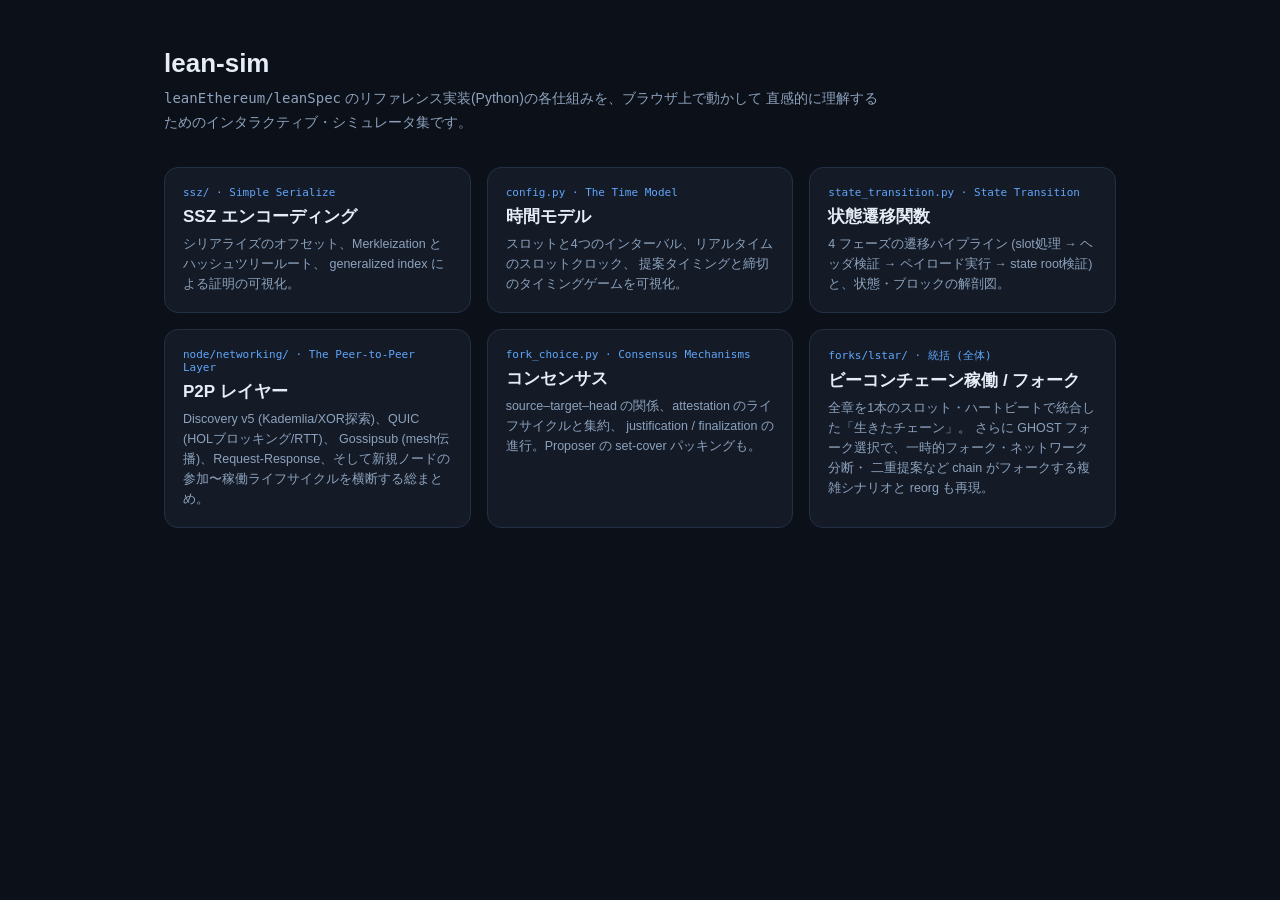
<file: index.html>
<!DOCTYPE html>
<html lang="ja">
  <head>
    <meta charset="UTF-8" />
    <meta name="viewport" content="width=device-width, initial-scale=1.0" />
    <title>lean-sim — Lean Consensus 可視化シミュレータ集</title>
    <link rel="stylesheet" href="shared/style.css" />
  </head>
  <body style="display:block; overflow-y:auto">
    <div class="landing">
      <div class="landing-hero">
        <h1>lean-sim</h1>
        <p>
          <code>leanEthereum/leanSpec</code> のリファレンス実装(Python)の各仕組みを、ブラウザ上で動かして
          直感的に理解するためのインタラクティブ・シミュレータ集です。
        </p>
      </div>

      <div class="topic-grid">
        <a class="topic-card available" href="ssz/index.html">
          <div class="topic-section">ssz/ · Simple Serialize</div>
          <div class="topic-name">SSZ エンコーディング</div>
          <div class="topic-desc">
            シリアライズのオフセット、Merkleization とハッシュツリールート、
            generalized index による証明の可視化。
          </div>        </a>

        <a class="topic-card available" href="time/index.html">
          <div class="topic-section">config.py · The Time Model</div>
          <div class="topic-name">時間モデル</div>
          <div class="topic-desc">
            スロットと4つのインターバル、リアルタイムのスロットクロック、
            提案タイミングと締切のタイミングゲームを可視化。
          </div>        </a>

        <a class="topic-card available" href="state/index.html">
          <div class="topic-section">state_transition.py · State Transition</div>
          <div class="topic-name">状態遷移関数</div>
          <div class="topic-desc">
            4 フェーズの遷移パイプライン (slot処理 → ヘッダ検証 → ペイロード実行
            → state root検証) と、状態・ブロックの解剖図。
          </div>        </a>

        <a class="topic-card available" href="p2p/index.html">
          <div class="topic-section">node/networking/ · The Peer-to-Peer Layer</div>
          <div class="topic-name">P2P レイヤー</div>
          <div class="topic-desc">
            Discovery v5 (Kademlia/XOR探索)、QUIC (HOLブロッキング/RTT)、
            Gossipsub (mesh伝播)、Request-Response、そして新規ノードの
            参加〜稼働ライフサイクルを横断する総まとめ。
          </div>        </a>

        <a class="topic-card available" href="consensus/index.html">
          <div class="topic-section">fork_choice.py · Consensus Mechanisms</div>
          <div class="topic-name">コンセンサス</div>
          <div class="topic-desc">
            source–target–head の関係、attestation のライフサイクルと集約、
            justification / finalization の進行。Proposer の set-cover パッキングも。
          </div>        </a>

        <a class="topic-card available" href="protocol/index.html">
          <div class="topic-section">forks/lstar/ · 統括 (全体)</div>
          <div class="topic-name">ビーコンチェーン稼働 / フォーク</div>
          <div class="topic-desc">
            全章を1本のスロット・ハートビートで統合した「生きたチェーン」。
            さらに GHOST フォーク選択で、一時的フォーク・ネットワーク分断・
            二重提案など chain がフォークする複雑シナリオと reorg も再現。
          </div>        </a>
      </div>
    </div>
  </body>
</html>
</file>
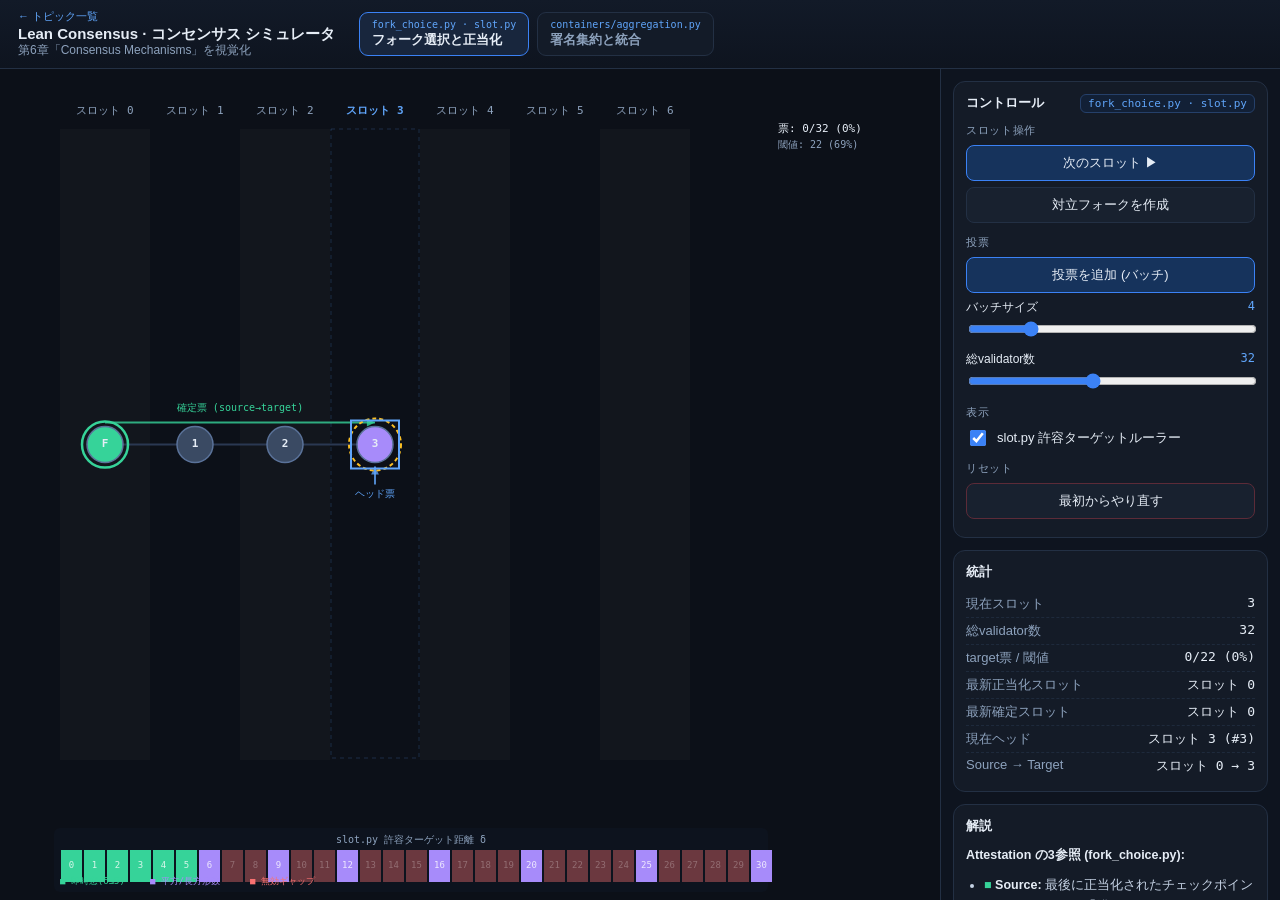
<file: consensus/index.html>
<!DOCTYPE html>
<html lang="ja">
  <head>
    <meta charset="UTF-8" />
    <meta name="viewport" content="width=device-width, initial-scale=1.0" />
    <title>Lean Consensus · コンセンサス シミュレータ</title>
    <link rel="stylesheet" href="../shared/style.css" />
  </head>
  <body>
    <header id="topbar">
      <div class="brand">
        <a class="brand-home" href="../index.html">← トピック一覧</a>
        <span class="brand-title">Lean Consensus · コンセンサス シミュレータ</span>
        <span class="brand-subtitle">第6章「Consensus Mechanisms」を視覚化</span>
      </div>
      <nav id="tabs"></nav>
    </header>

    <main id="layout">
      <section id="stage-wrap">
        <canvas id="stage"></canvas>
      </section>

      <aside id="sidebar">
        <div class="panel">
          <div class="panel-head">
            <span class="panel-title">コントロール</span>
            <span id="section-badge" class="badge">fork_choice.py</span>
          </div>
          <div id="controls"></div>
        </div>

        <div class="panel">
          <div class="panel-head"><span class="panel-title">統計</span></div>
          <div id="stats"></div>
        </div>

        <div class="panel">
          <div class="panel-head"><span class="panel-title">解説</span></div>
          <div id="description" class="description"></div>
        </div>
      </aside>
    </main>

    <script src="../shared/core.js"></script>
    <script src="js/scenes/forkchoice.js"></script>
    <script src="js/scenes/aggregation.js"></script>
    <script>
      // Tab order follows the chapter: fork choice / justification (6.2, 6.3, 6.5.3),
      // then signature aggregation and proposer packing (6.4, 6.5.4).
      window.P2P_SCENE_ORDER = ["forkchoice", "aggregation"];
    </script>
    <script src="../shared/app.js"></script>
  </body>
</html>
</file>
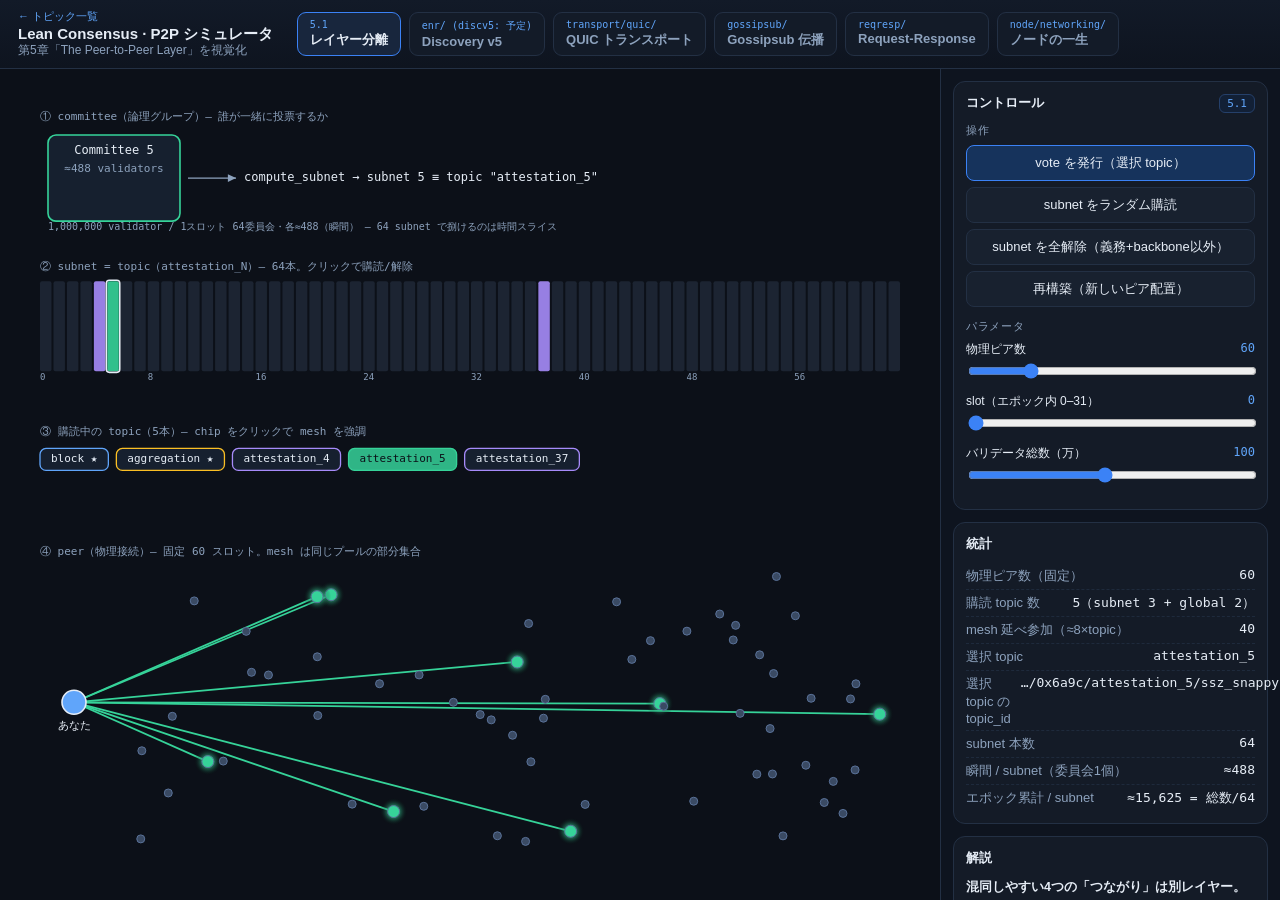
<file: p2p/index.html>
<!DOCTYPE html>
<html lang="ja">
  <head>
    <meta charset="UTF-8" />
    <meta name="viewport" content="width=device-width, initial-scale=1.0" />
    <title>Lean Consensus P2P シミュレータ — 第5章</title>
    <link rel="stylesheet" href="../shared/style.css" />
  </head>
  <body>
    <header id="topbar">
      <div class="brand">
        <a class="brand-home" href="../index.html">← トピック一覧</a>
        <span class="brand-title">Lean Consensus · P2P シミュレータ</span>
        <span class="brand-subtitle">第5章「The Peer-to-Peer Layer」を視覚化</span>
      </div>
      <nav id="tabs"></nav>
    </header>

    <main id="layout">
      <section id="stage-wrap">
        <canvas id="stage"></canvas>
      </section>

      <aside id="sidebar">
        <div class="panel">
          <div class="panel-head">
            <span class="panel-title">コントロール</span>
            <span id="section-badge" class="badge">node/networking/</span>
          </div>
          <div id="controls"></div>
        </div>

        <div class="panel">
          <div class="panel-head"><span class="panel-title">統計</span></div>
          <div id="stats"></div>
        </div>

        <div class="panel">
          <div class="panel-head"><span class="panel-title">解説</span></div>
          <div id="description" class="description"></div>
        </div>
      </aside>
    </main>

    <script src="../shared/core.js"></script>
    <script src="js/scenes/layers.js"></script>
    <script src="js/scenes/discovery.js"></script>
    <script src="js/scenes/quic.js"></script>
    <script src="js/scenes/gossipsub.js"></script>
    <script src="js/scenes/reqresp.js"></script>
    <script src="js/scenes/lifecycle.js"></script>
    <script>
      // Tab order follows the chapter: Layer separation (5.1.3) frames the
      // committee/subnet/topic/peer layers, then Discovery (5.2), QUIC (5.3),
      // Gossipsub (5.4), Request-Response (5.5), then the lifecycle capstone
      // that replays each scene's motion as one node's join -> block journey.
      window.P2P_SCENE_ORDER = ["layers", "discovery", "quic", "gossipsub", "reqresp", "lifecycle"];
    </script>
    <script src="../shared/app.js"></script>
  </body>
</html>
</file>
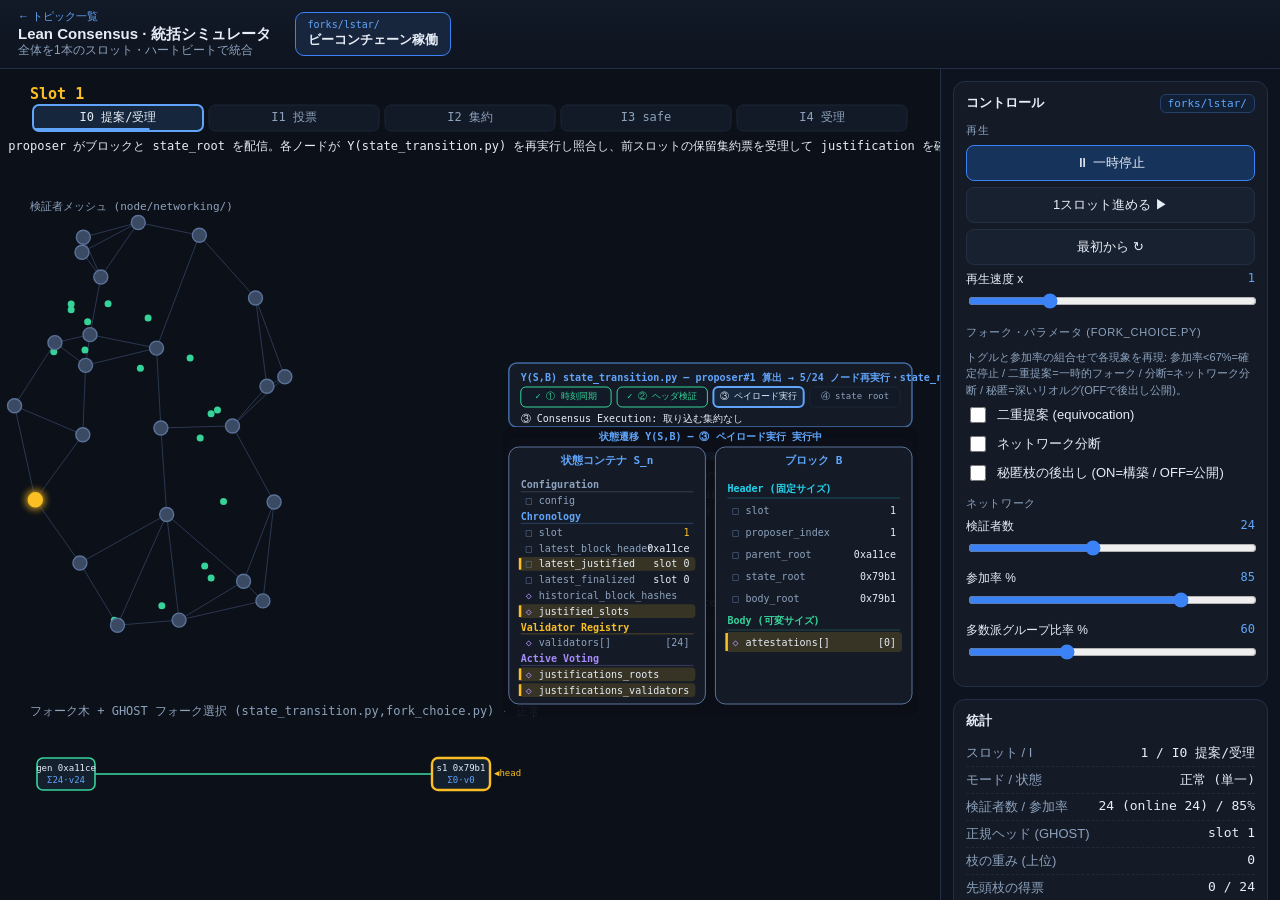
<file: protocol/index.html>
<!DOCTYPE html>
<html lang="ja">
  <head>
    <meta charset="UTF-8" />
    <meta name="viewport" content="width=device-width, initial-scale=1.0" />
    <title>Lean Consensus 統括シミュレータ — ビーコンチェーン稼働</title>
    <link rel="stylesheet" href="../shared/style.css" />
  </head>
  <body>
    <header id="topbar">
      <div class="brand">
        <a class="brand-home" href="../index.html">← トピック一覧</a>
        <span class="brand-title">Lean Consensus · 統括シミュレータ</span>
        <span class="brand-subtitle">全体を1本のスロット・ハートビートで統合</span>
      </div>
      <nav id="tabs"></nav>
    </header>

    <main id="layout">
      <section id="stage-wrap">
        <canvas id="stage"></canvas>
      </section>

      <aside id="sidebar">
        <div class="panel">
          <div class="panel-head">
            <span class="panel-title">コントロール</span>
            <span id="section-badge" class="badge">forks/lstar/</span>
          </div>
          <div id="controls"></div>
        </div>

        <div class="panel">
          <div class="panel-head"><span class="panel-title">統計</span></div>
          <div id="stats"></div>
        </div>

        <div class="panel">
          <div class="panel-head"><span class="panel-title">解説</span></div>
          <div id="description" class="description"></div>
        </div>
      </aside>
    </main>

    <script src="../shared/core.js"></script>
    <script src="js/forkmodel.js"></script>
    <!-- State/Block anatomy renderer reused for the I0 state-transition (Υ) motion. -->
    <script src="../state/js/anatomy-data.js"></script>
    <script src="js/scenes/beacon.js"></script>
    <script>
      window.P2P_SCENE_ORDER = ["beacon"];
    </script>
    <script src="../shared/app.js"></script>
  </body>
</html>
</file>
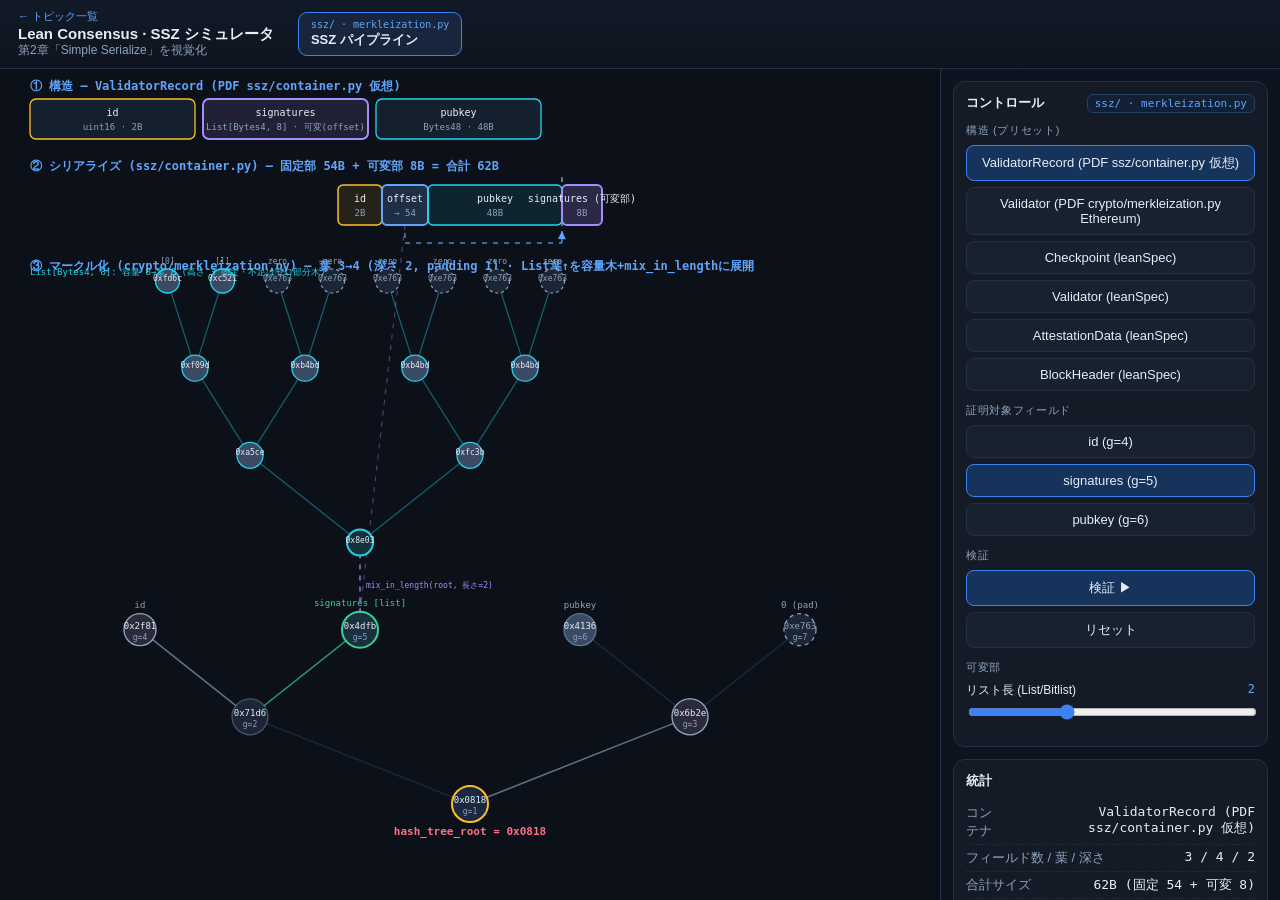
<file: ssz/index.html>
<!DOCTYPE html>
<html lang="ja">
  <head>
    <meta charset="UTF-8" />
    <meta name="viewport" content="width=device-width, initial-scale=1.0" />
    <title>Lean Consensus SSZ シミュレータ — 第2章</title>
    <link rel="stylesheet" href="../shared/style.css" />
  </head>
  <body>
    <header id="topbar">
      <div class="brand">
        <a class="brand-home" href="../index.html">← トピック一覧</a>
        <span class="brand-title">Lean Consensus · SSZ シミュレータ</span>
        <span class="brand-subtitle">第2章「Simple Serialize」を視覚化</span>
      </div>
      <nav id="tabs"></nav>
    </header>

    <main id="layout">
      <section id="stage-wrap">
        <canvas id="stage"></canvas>
      </section>

      <aside id="sidebar">
        <div class="panel">
          <div class="panel-head">
            <span class="panel-title">コントロール</span>
            <span id="section-badge" class="badge">ssz/</span>
          </div>
          <div id="controls"></div>
        </div>

        <div class="panel">
          <div class="panel-head"><span class="panel-title">統計</span></div>
          <div id="stats"></div>
        </div>

        <div class="panel">
          <div class="panel-head"><span class="panel-title">解説</span></div>
          <div id="description" class="description"></div>
        </div>
      </aside>
    </main>

    <script src="../shared/core.js"></script>
    <script src="js/sszmodel.js"></script>
    <script src="js/scenes/pipeline.js"></script>
    <script>
      // One unified pipeline: serialize (2.3) → merkleize (2.4) → proof (2.5).
      window.P2P_SCENE_ORDER = ["pipeline"];
    </script>
    <script src="../shared/app.js"></script>
  </body>
</html>
</file>
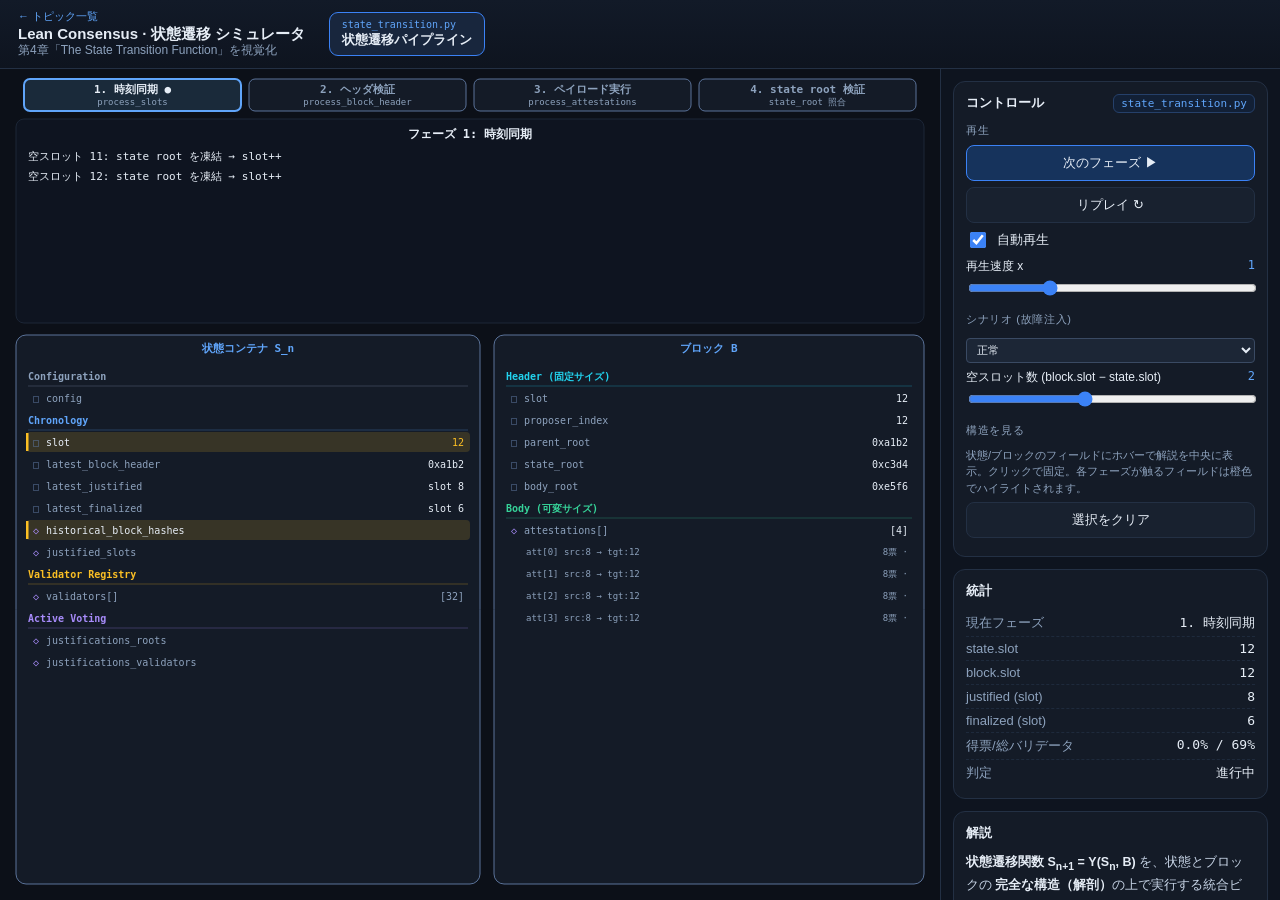
<file: state/index.html>
<!DOCTYPE html>
<html lang="ja">
  <head>
    <meta charset="UTF-8" />
    <meta name="viewport" content="width=device-width, initial-scale=1.0" />
    <title>Lean Consensus 状態遷移 シミュレータ — 第4章</title>
    <link rel="stylesheet" href="../shared/style.css" />
  </head>
  <body>
    <header id="topbar">
      <div class="brand">
        <a class="brand-home" href="../index.html">← トピック一覧</a>
        <span class="brand-title">Lean Consensus · 状態遷移 シミュレータ</span>
        <span class="brand-subtitle">第4章「The State Transition Function」を視覚化</span>
      </div>
      <nav id="tabs"></nav>
    </header>

    <main id="layout">
      <section id="stage-wrap">
        <canvas id="stage"></canvas>
      </section>

      <aside id="sidebar">
        <div class="panel">
          <div class="panel-head">
            <span class="panel-title">コントロール</span>
            <span id="section-badge" class="badge">state_transition.py</span>
          </div>
          <div id="controls"></div>
        </div>

        <div class="panel">
          <div class="panel-head"><span class="panel-title">統計</span></div>
          <div id="stats"></div>
        </div>

        <div class="panel">
          <div class="panel-head"><span class="panel-title">解説</span></div>
          <div id="description" class="description"></div>
        </div>
      </aside>
    </main>

    <!-- Script load order: shared core → anatomy data → scene → order → shell -->
    <script src="../shared/core.js"></script>
    <script src="js/anatomy-data.js"></script>
    <script src="js/scenes/pipeline.js"></script>
    <script>
      // Single integrated scene: the state_transition.py transition pipeline rendered over the
      // full containers/state.py state/block anatomy (the former "anatomy" tab folded in).
      window.P2P_SCENE_ORDER = ["pipeline"];
    </script>
    <script src="../shared/app.js"></script>
  </body>
</html>
</file>
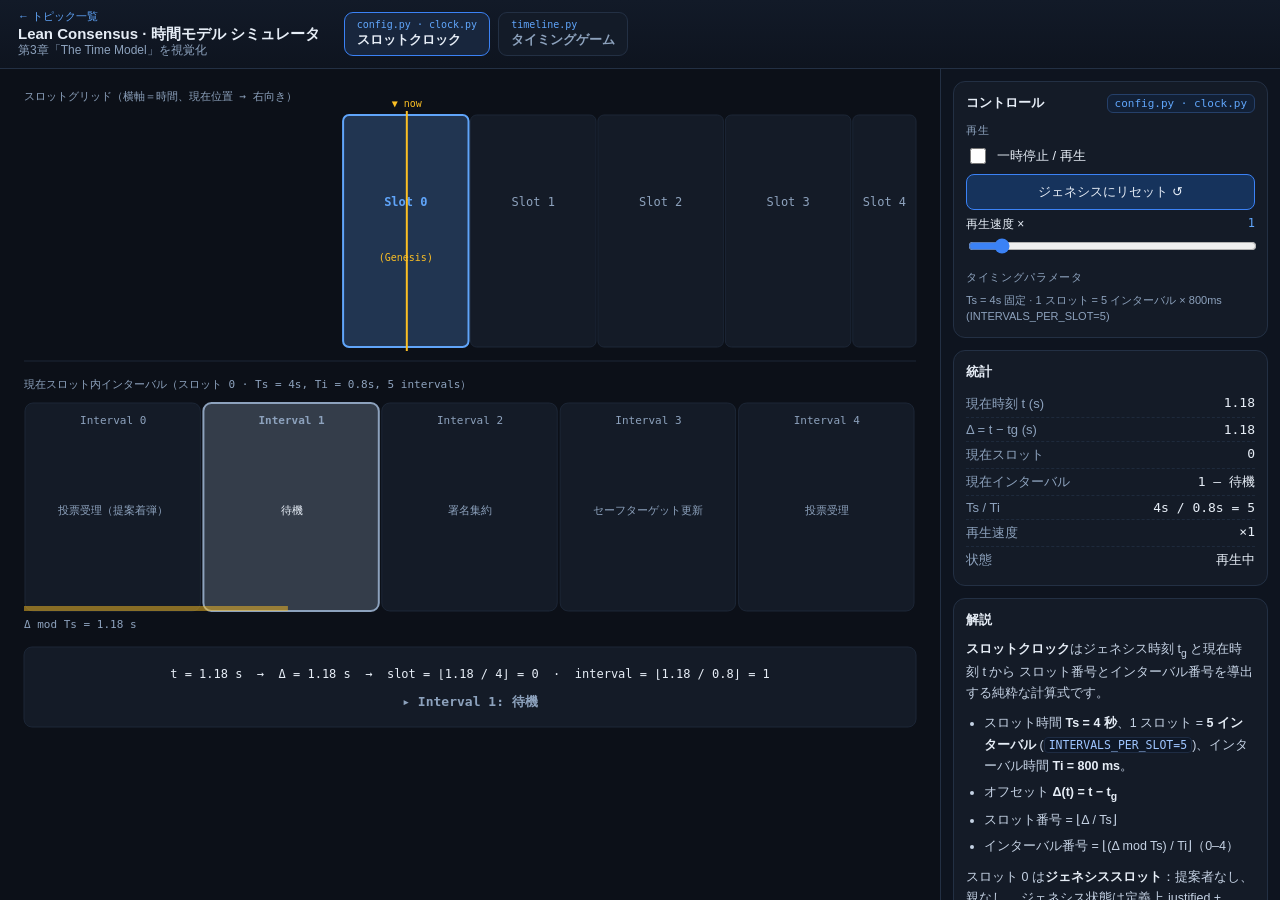
<file: time/index.html>
<!DOCTYPE html>
<html lang="ja">
  <head>
    <meta charset="UTF-8" />
    <meta name="viewport" content="width=device-width, initial-scale=1.0" />
    <title>Lean Consensus 時間モデル シミュレータ — 第3章</title>
    <link rel="stylesheet" href="../shared/style.css" />
  </head>
  <body>
    <header id="topbar">
      <div class="brand">
        <a class="brand-home" href="../index.html">← トピック一覧</a>
        <span class="brand-title">Lean Consensus · 時間モデル シミュレータ</span>
        <span class="brand-subtitle">第3章「The Time Model」を視覚化</span>
      </div>
      <nav id="tabs"></nav>
    </header>

    <main id="layout">
      <section id="stage-wrap">
        <canvas id="stage"></canvas>
      </section>

      <aside id="sidebar">
        <div class="panel">
          <div class="panel-head">
            <span class="panel-title">コントロール</span>
            <span id="section-badge" class="badge">config.py</span>
          </div>
          <div id="controls"></div>
        </div>

        <div class="panel">
          <div class="panel-head"><span class="panel-title">統計</span></div>
          <div id="stats"></div>
        </div>

        <div class="panel">
          <div class="panel-head"><span class="panel-title">解説</span></div>
          <div id="description" class="description"></div>
        </div>
      </aside>
    </main>

    <script src="../shared/core.js"></script>
    <script src="js/scenes/slotclock.js"></script>
    <script src="js/scenes/timinggame.js"></script>
    <script>
      // Tab order follows the chapter: Slot Clock (3.1–3.3), Timing Game (3.2/3.6).
      window.P2P_SCENE_ORDER = ["slotclock", "timinggame"];
    </script>
    <script src="../shared/app.js"></script>
  </body>
</html>
</file>
<file: shared/style.css>
:root {
  --bg: #0c1018;
  --panel: #141b27;
  --panel-soft: #19202d;
  --border: #233044;
  --text: #e6edf6;
  --text-dim: #8da2bd;
  --accent: #60a5fa;
  --accent-strong: #3b82f6;
  --green: #36d399;
  --danger: #fb7185;
  --mono: ui-monospace, SFMono-Regular, "SF Mono", Menlo, Consolas, monospace;
}

* {
  box-sizing: border-box;
}

html,
body {
  margin: 0;
  height: 100%;
  background: var(--bg);
  color: var(--text);
  font-family: -apple-system, BlinkMacSystemFont, "Segoe UI", "Hiragino Sans",
    "Noto Sans JP", sans-serif;
}

body {
  display: flex;
  flex-direction: column;
}

/* ------------------------- top bar ------------------------- */
#topbar {
  display: flex;
  align-items: center;
  gap: 24px;
  padding: 10px 18px;
  background: linear-gradient(180deg, #121a28, #0e141f);
  border-bottom: 1px solid var(--border);
  flex-wrap: wrap;
}

.brand {
  display: flex;
  flex-direction: column;
  line-height: 1.2;
}
.brand-home {
  font-size: 11px;
  color: var(--accent);
  text-decoration: none;
  margin-bottom: 2px;
}
.brand-home:hover {
  text-decoration: underline;
}
.brand-title {
  font-weight: 700;
  font-size: 15px;
}
.brand-subtitle {
  font-size: 12px;
  color: var(--text-dim);
}

#tabs {
  display: flex;
  gap: 8px;
  flex-wrap: wrap;
}

.tab {
  display: flex;
  flex-direction: column;
  align-items: flex-start;
  gap: 1px;
  padding: 6px 12px;
  border: 1px solid var(--border);
  border-radius: 9px;
  background: #131b28;
  color: var(--text-dim);
  cursor: pointer;
  transition: all 0.12s ease;
}
.tab:hover {
  border-color: #36476a;
  color: var(--text);
}
.tab.active {
  background: #18263d;
  border-color: var(--accent-strong);
  color: var(--text);
}
.tab-section {
  font-family: var(--mono);
  font-size: 10px;
  color: var(--accent);
}
.tab-title {
  font-size: 13px;
  font-weight: 600;
}

/* ------------------------- layout ------------------------- */
#layout {
  flex: 1;
  display: flex;
  min-height: 0;
}

#stage-wrap {
  flex: 1;
  min-width: 0;
  position: relative;
}
#stage {
  display: block;
  width: 100%;
  height: 100%;
}

#sidebar {
  width: 340px;
  flex-shrink: 0;
  border-left: 1px solid var(--border);
  background: #0e141f;
  overflow-y: auto;
  padding: 12px;
  display: flex;
  flex-direction: column;
  gap: 12px;
}

.panel {
  background: var(--panel);
  border: 1px solid var(--border);
  border-radius: 12px;
  padding: 12px;
}
.panel-head {
  display: flex;
  align-items: center;
  justify-content: space-between;
  margin-bottom: 10px;
}
.panel-title {
  font-size: 13px;
  font-weight: 700;
  color: var(--text);
}
.badge {
  font-family: var(--mono);
  font-size: 11px;
  color: var(--accent);
  background: #122036;
  border: 1px solid #25406a;
  border-radius: 6px;
  padding: 2px 7px;
}

/* ------------------------- controls ------------------------- */
.ctl-group {
  margin-bottom: 12px;
}
.ctl-group:last-child {
  margin-bottom: 0;
}
.ctl-group-title {
  font-size: 11px;
  text-transform: uppercase;
  letter-spacing: 0.06em;
  color: var(--text-dim);
  margin-bottom: 7px;
}

.ctl-button {
  display: block;
  width: 100%;
  margin-bottom: 6px;
  padding: 8px 10px;
  border: 1px solid var(--border);
  border-radius: 8px;
  background: #18212f;
  color: var(--text);
  font-size: 13px;
  cursor: pointer;
  transition: all 0.12s ease;
}
.ctl-button:hover {
  border-color: #3a4d70;
  background: #1f2a3b;
}
.ctl-button.primary {
  background: #16335c;
  border-color: var(--accent-strong);
}
.ctl-button.primary:hover {
  background: #1a3d6e;
}
.ctl-button.danger {
  border-color: #5c2b38;
}
.ctl-button.danger:hover {
  border-color: var(--danger);
  background: #2a1820;
}

.ctl-toggle {
  display: flex;
  align-items: center;
  gap: 8px;
  margin-bottom: 7px;
  font-size: 13px;
  cursor: pointer;
}
.ctl-toggle input {
  width: 16px;
  height: 16px;
  accent-color: var(--accent-strong);
}

.ctl-slider {
  margin-bottom: 10px;
}
.ctl-slider-head {
  display: flex;
  justify-content: space-between;
  font-size: 12px;
  margin-bottom: 3px;
}
.ctl-slider-value {
  font-family: var(--mono);
  color: var(--accent);
}
.ctl-slider input[type="range"] {
  width: 100%;
  accent-color: var(--accent-strong);
}

/* ------------------------- stats ------------------------- */
.stat-row {
  display: flex;
  justify-content: space-between;
  gap: 10px;
  padding: 4px 0;
  border-bottom: 1px dashed #1e2a3c;
  font-size: 13px;
}
.stat-row:last-child {
  border-bottom: none;
}
.stat-label {
  color: var(--text-dim);
}
.stat-value {
  font-family: var(--mono);
  color: var(--text);
  text-align: right;
}

/* ------------------------- description ------------------------- */
.description {
  font-size: 12.5px;
  line-height: 1.7;
  color: #c5d2e4;
}
.description p {
  margin: 0 0 9px;
}
.description ul {
  margin: 0 0 9px;
  padding-left: 18px;
}
.description li {
  margin-bottom: 5px;
}
.description b {
  color: var(--text);
}
.description code {
  font-family: var(--mono);
  font-size: 11.5px;
  background: #0e1726;
  border: 1px solid #1e2c43;
  border-radius: 4px;
  padding: 0 4px;
  color: #9ec5ff;
}

/* ------------------------- landing page ------------------------- */
.landing {
  max-width: 1000px;
  margin: 0 auto;
  padding: 48px 24px 64px;
}
.landing-hero {
  margin-bottom: 32px;
}
.landing-hero h1 {
  font-size: 26px;
  margin: 0 0 8px;
}
.landing-hero p {
  color: var(--text-dim);
  font-size: 14px;
  line-height: 1.7;
  margin: 0;
  max-width: 720px;
}
.topic-grid {
  display: grid;
  grid-template-columns: repeat(auto-fill, minmax(260px, 1fr));
  gap: 16px;
}
.topic-card {
  display: block;
  text-decoration: none;
  color: var(--text);
  background: var(--panel);
  border: 1px solid var(--border);
  border-radius: 14px;
  padding: 18px;
  transition: all 0.14s ease;
}
.topic-card.available:hover {
  border-color: var(--accent-strong);
  background: #16263d;
  transform: translateY(-2px);
}
.topic-card.soon {
  opacity: 0.55;
  cursor: default;
}
.topic-card .topic-section {
  font-family: var(--mono);
  font-size: 11px;
  color: var(--accent);
}
.topic-card .topic-name {
  font-size: 17px;
  font-weight: 700;
  margin: 6px 0;
}
.topic-card .topic-desc {
  font-size: 12.5px;
  color: var(--text-dim);
  line-height: 1.6;
}
.topic-card .topic-status {
  display: inline-block;
  margin-top: 12px;
  font-size: 11px;
  font-family: var(--mono);
  padding: 2px 8px;
  border-radius: 6px;
}
.topic-card.available .topic-status {
  color: var(--green);
  background: #123226;
  border: 1px solid #1d5840;
}
.topic-card.soon .topic-status {
  color: var(--text-dim);
  background: #1a2230;
  border: 1px solid var(--border);
}
.landing-foot {
  margin-top: 40px;
  color: var(--text-dim);
  font-size: 12px;
}

/* Narrow screens: stack the sidebar under the canvas. */
@media (max-width: 860px) {
  #layout {
    flex-direction: column;
  }
  #sidebar {
    width: 100%;
    border-left: none;
    border-top: 1px solid var(--border);
    max-height: 46vh;
  }
  #stage-wrap {
    height: 54vh;
  }
}
</file>
